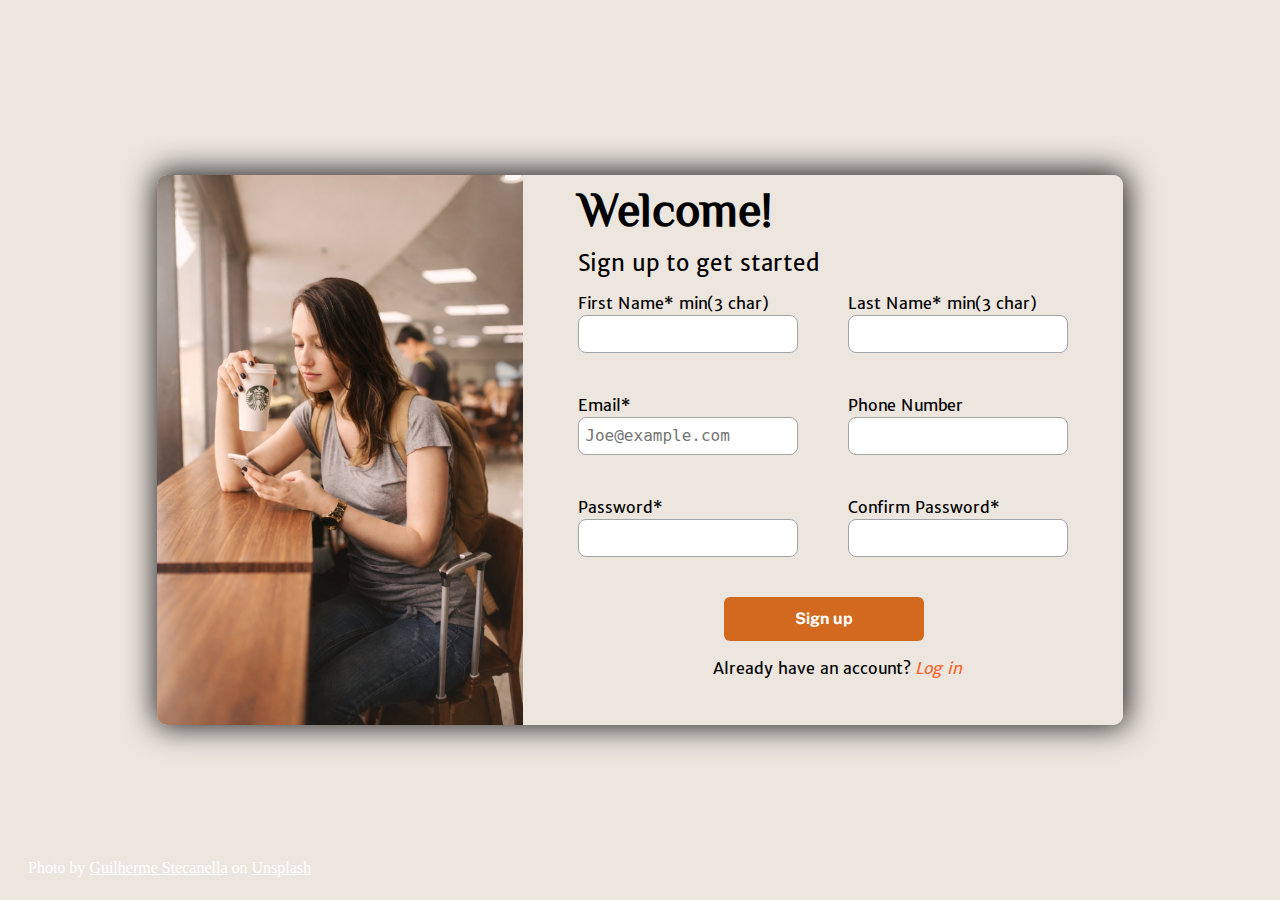
<file: index.html>
<!doctype html>
<html lang="en">
  <head>
    <meta charset="UTF-8" />
    <meta name="viewport" content="width=device-width, initial-scale=1.0" />
    <title>signup form</title>
    <link rel="stylesheet" href="style.css" />
  </head>
  <body>
    <div class="registration-form">
      <div class="image-support">
        <img
          src="img/light-coffee-img.png"
          alt="Girl drinking coffee"
          height="550px"
        />
      </div>
      <div class="image-credit">
        <p>
          Photo by
          <a
            href="https://unsplash.com/@guilhermestecanella?utm_source=unsplash&utm_medium=referral&utm_content=creditCopyText"
            >Guilherme Stecanella</a
          >
          on
          <a
            href="https://unsplash.com/photos/woman-holding-starbucks-disposable-cup-and-smartphone-4jy1DQKmX2w?utm_source=unsplash&utm_medium=referral&utm_content=creditCopyText"
            >Unsplash</a
          >
        </p>
      </div>
      <div class="form-container">
        <header>
          <h1>Welcome!</h1>
          <h2>Sign up to get started</h2>
        </header>
        <form action="#" method="get" class="form">
          <div class="form-row-group">
            <div class="form-row">
              <label for="firstName">First Name* min(3 char)</label>
              <input
                type="text"
                name="first-name"
                id="firstName"
                minlength="3"
                required
              />
              <span></span>
            </div>
            <div class="form-row">
              <label for="lastName">Last Name* min(3 char)</label>
              <input
                type="text"
                name="last-name"
                id="lastName"
                minlength="3"
                required
              />
              <span></span>
            </div>
          </div>
          <div class="form-row-group">
            <div class="form-row">
              <label for="email">Email*</label>
              <input
                type="email"
                name="email"
                id="email"
                placeholder="Joe@example.com"
                autocomplete="on"
                required
              />
              <span></span>
            </div>
            <div class="form-row">
              <label for="phone-number">Phone Number</label>
              <input
                type="tel"
                name="number"
                id="phone-number"
                minlength="5"
                required
              />
            </div>
          </div>
          <div class="form-row-group">
            <div class="form-row">
              <label for="password">Password*</label>
              <input
                type="password"
                name="password"
                id="password"
                minlength="4"
                required
              />
              <span></span>
            </div>
            <div class="form-row">
              <label for="confirm_password">Confirm Password*</label>
              <input
                type="password"
                name="password"
                id="confirm_password"
                minlength="4"
                required
              />
              <span></span>
            </div>
          </div>
          <div class="button">
            <button type="">Sign up</button>
          </div>
          <p>
            Already have an account? <a href=""><em>Log in</em></a>
          </p>
        </form>
      </div>
    </div>
  </body>
</html>
</file>
<file: style.css>
@import url("https://fonts.googleapis.com/css2?family=Public+Sans:ital,wght@0,100..900;1,100..900&display=swap");
*,
*::before,
*::after {
  box-sizing: border-box;
}

:root {
  --custom-margin: calc(calc(600px - 490px) / 2);
}

*:not(dialog) {
  margin: 0;
}

img {
  display: block;
  max-width: 100%;
}

input,
button,
textarea,
select {
  font: inherit;
}

p,
h1,
h2 {
  overflow-wrap: break-word;
}

p {
  text-wrap: pretty;
}

h1,
h2 {
  text-wrap: balance;
}

#root,
#__next {
  isolation: isolate;
}

@media (prefers-reduced-motion: no-preference) {
  html {
    interpolate-size: allow-keywords;
  }
}

@font-face {
  font-family: "Merriweather";
  src: url(fonts/MerriweatherSans-Regular.woff) format(woff);
  src: url(fonts/MerriweatherSans-Regular.woff2) format(woff2);
  font-weight: normal;
  font-style: normal;
}

@font-face {
  font-family: "Philosopher";
  src: url(fonts/Philosopher.woff) format(woff);
  src: url(fonts/Philosopher.woff2) format(woff2);
  font-weight: normal;
  font-style: normal;
}

body {
  height: 100vh;
  width: 100vw;
  background-color: #ede6df;
  line-height: 1.5;
  -webkit-font-smoothing: antialiased;
  display: flex;
  align-items: center;
  justify-content: center;
}

.registration-form {
  display: flex;
  border-radius: 10px;
  box-shadow: 1px -1px 30px 3px #212020;
}

.image-support img {
  position: relative;
  border-top-left-radius: 10px;
  border-bottom-left-radius: 10px;
}

.image-support {
  position: relative;
}

.image-credit a {
  color: inherit;
}

.image-credit a:hover {
  text-decoration: none;
}

.image-credit {
  position: absolute;
  color: #fff;
  text-align: center;
  left: 28px;
  bottom: 20px;
}

.form-container {
  width: 600px;
  border-top-right-radius: 10px;
  border-bottom-right-radius: 10px;
  background-color: #ede6df;
}

header {
  margin-bottom: 10px;
}

.form-row {
  display: flex;
  flex-direction: column;
  position: relative;
}

.form-row input[type="text"],
.form-row input[type="email"],
.form-row input[type="password"],
.form-row input[type="tel"] {
  max-width: 220px;
  font-family: cursive, monospace;
  border: 1px solid #a2a5a7;
  border-radius: 8px;
  padding: 6px;
  font-size: 16px;
  line-height: 1.5;
}

.form-row input[type="text"]:focus,
.form-row input[type="email"]:focus,
.form-row input[type="password"]:focus,
.form-row input[type="tel"]:focus {
  background: rgb(0 0 0 / 10%);
  outline: 1.5px solid #407fc7;
}

.form-row input[type="text"] + span::after,
.form-row input[type="email"] + span::after,
.form-row input[type="password"] + span::after {
  position: absolute;
  content: "✓";
  visibility: hidden;
  top: 32px;
  right: 8px;
}

.form-row input[type="text"]:valid + span::after,
.form-row input[type="email"]:valid + span::after,
.form-row input[type="password"]:valid + span::after {
  color: green;
  visibility: visible;
}

.form-container h1 {
  font-family: "Philosopher", monospace, sans-serif;
  font-size: 3rem;
}

.form-container h2 {
  font-family: "Merriweather", Helvetica, sans-serif;
  font-size: 1.4rem;
  font-weight: 400;
}

.form-container label {
  font-family: "Merriweather", monospace, sans-serif;
}

header,
button {
  margin-left: var(--custom-margin);
}

.form-row-group {
  display: flex;
  margin-bottom: 40px;
  gap: 50px;
  margin-left: var(--custom-margin);
}

button {
  border-radius: 6px;
  border: none;
  width: 200px;
  color: #fff;
  background-color: chocolate;
  font-family: "Public Sans", monospace;
  font-size: 16px;
  padding: 10px 40px;
  font-weight: bold;
  margin-bottom: 15px;
  cursor: pointer;
}

.button {
  margin-left: 146px;
}

button:hover {
  background: rgb(207 105 32 /80%);
}

button:active {
  background-color: chocolate;
}

.form-container p {
  margin-left: 190px;
  font-family: "Merriweather";
}

.form-container p a {
  text-decoration: none;
  color: rgb(247, 104, 47);
}

.form-container p a:hover {
  text-decoration: underline;
}
</file>
